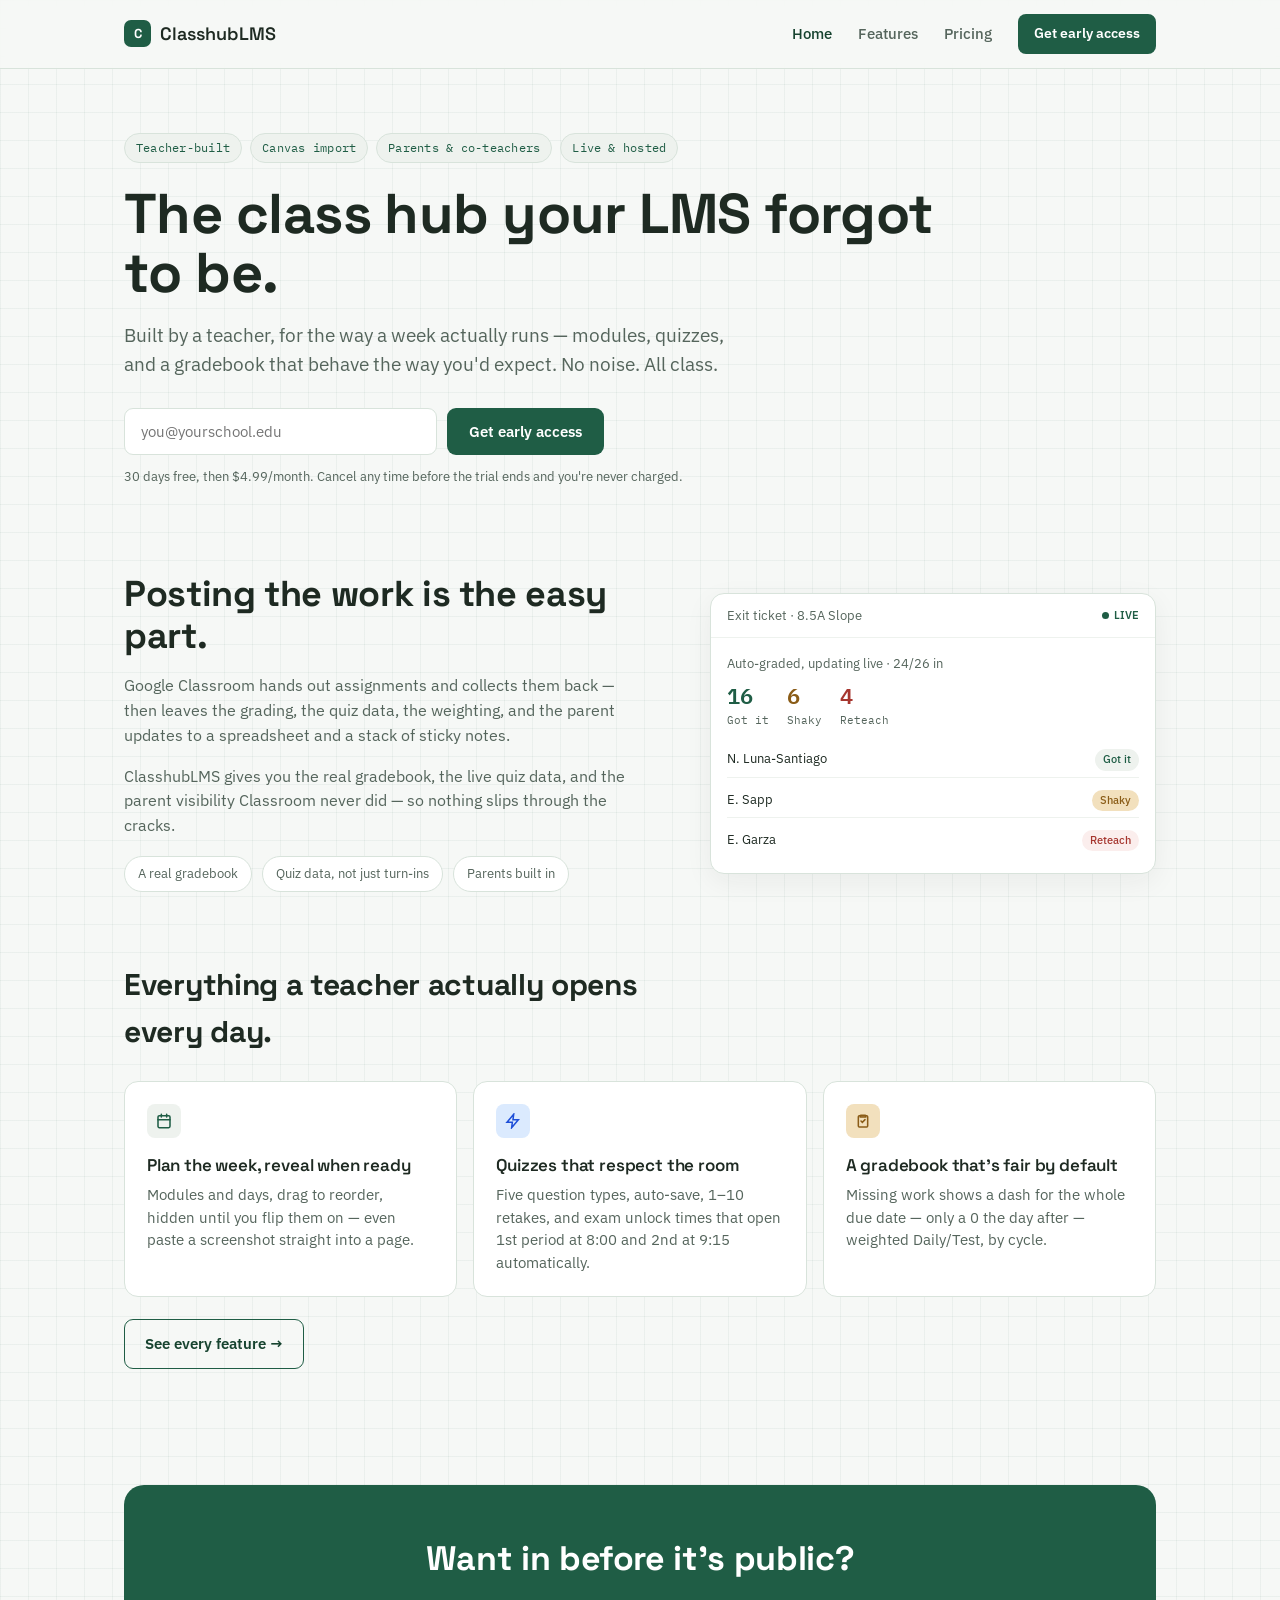
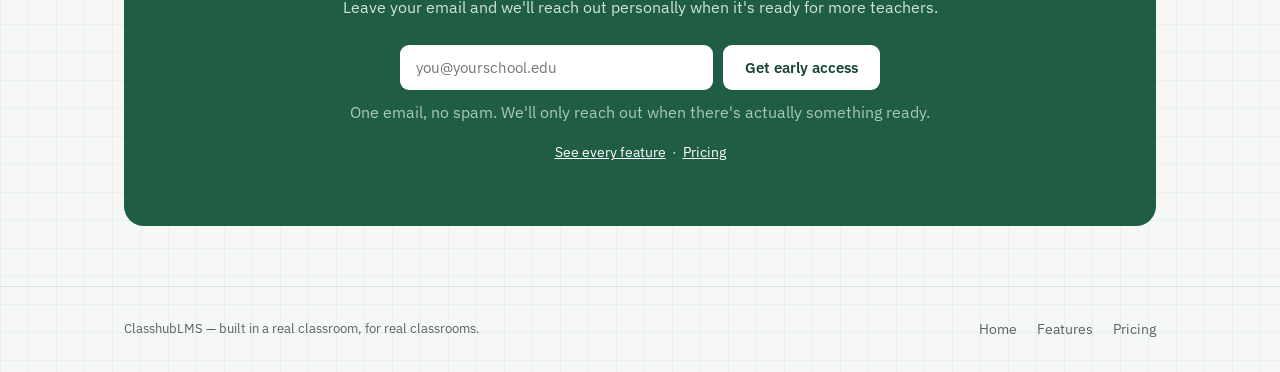
<file: index.html>
<!DOCTYPE html>
<html lang="en">
<head>
<meta charset="UTF-8" />
<meta name="viewport" content="width=device-width, initial-scale=1.0" />
<title>ClasshubLMS — the class hub your LMS forgot to be</title>
<link rel="preconnect" href="https://fonts.googleapis.com">
<link href="https://fonts.googleapis.com/css2?family=Space+Grotesk:wght@500;600;700&family=IBM+Plex+Sans:wght@400;500;600&family=IBM+Plex+Mono:wght@500;600&display=swap" rel="stylesheet">
<link rel="stylesheet" href="styles.css">
<style>
  .hero { padding: 64px 0 24px; }
  .hero h1 { font-size: clamp(36px, 5.4vw, 56px); line-height: 1.05; font-weight: 700; max-width: 820px; }
  .hero h1 em { font-style: normal; color: var(--brand-600); }
  .hero p.sub { font-size: 18.5px; color: var(--ink-600); max-width: 600px; margin-top: 18px; }
  .hero .eyebrow-row { margin-bottom: 22px; }
  .hero form.signup { margin-top: 30px; max-width: 480px; }
  .hero .fine-print { font-size: 13px; color: var(--ink-600); margin-top: 12px; }

  .gap-section { padding: 50px 0; }
  .gap-grid { display: grid; grid-template-columns: 1.1fr 0.9fr; gap: 40px; align-items: center; }
  @media (max-width: 800px) { .gap-grid { grid-template-columns: 1fr; } }
  .gap-section h2 { font-size: clamp(26px, 3.4vw, 36px); font-weight: 700; line-height: 1.15; }
  .gap-section p.body-text { font-size: 16px; color: var(--ink-600); margin-top: 16px; max-width: 520px; }
  .gap-chips { display: flex; gap: 10px; flex-wrap: wrap; margin-top: 18px; }
  .gap-chip { font-size: 13px; padding: 7px 13px; border-radius: 999px; border: 1px solid var(--paper-200); background: white; color: var(--ink-600); }

  .highlight-grid { display: grid; grid-template-columns: repeat(3, 1fr); gap: 16px; margin-top: 26px; }
  @media (max-width: 800px) { .highlight-grid { grid-template-columns: 1fr; } }
  .highlight-card { background: white; border: 1px solid var(--paper-200); border-radius: 14px; padding: 22px; }
  .highlight-card .icon-badge { width: 34px; height: 34px; border-radius: 8px; display: flex; align-items: center; justify-content: center; margin-bottom: 14px; }
  .highlight-card h3 { font-size: 17px; font-weight: 600; margin-bottom: 6px; }
  .highlight-card p { font-size: 14.5px; color: var(--ink-600); margin: 0; }

  .exit-ticket { }
  .exit-ticket .stat-row { display: flex; gap: 18px; margin-top: 4px; }
  .exit-ticket .stat { font-family: var(--font-mono); }
  .exit-ticket .stat .n { font-size: 22px; font-weight: 600; }
  .exit-ticket .stat.got .n { color: var(--brand-600); }
  .exit-ticket .stat.shaky .n { color: var(--gold); }
  .exit-ticket .stat.reteach .n { color: var(--red-pen); }
  .exit-ticket .stat .l { font-size: 11px; color: var(--ink-600); }
  .live-dot { display: inline-flex; align-items: center; gap: 5px; color: var(--brand-600); font-size: 11px; font-weight: 600; }
  .live-dot .dot { width: 7px; height: 7px; border-radius: 999px; background: var(--brand-600); animation: pulse 1.6s ease-in-out infinite; }
  @keyframes pulse { 0%,100% { opacity: 1; } 50% { opacity: 0.35; } }
  .roster-mini { margin-top: 14px; display: flex; flex-direction: column; gap: 6px; }
  .roster-mini .row { display: flex; justify-content: space-between; font-size: 13px; padding: 6px 0; border-bottom: 1px solid var(--paper-100); }
  .roster-mini .row:last-child { border-bottom: none; }
  .roster-mini .tag { font-size: 11px; padding: 2px 8px; border-radius: 999px; font-weight: 500; }
  .tag.got { background: var(--paper-100); color: var(--brand-600); }
  .tag.shaky { background: var(--gold-bg); color: var(--gold); }
  .tag.reteach { background: var(--red-pen-bg); color: var(--red-pen); }

  .final-cta { background: var(--brand-600); border-radius: 20px; padding: 48px 44px; margin: 60px 0 20px; color: white; text-align: center; }
  .final-cta h2 { font-size: clamp(26px, 3.6vw, 34px); font-weight: 700; }
  .final-cta p { color: #d1e5db; margin-top: 10px; font-size: 15.5px; }
  .final-cta form.signup { margin: 26px auto 0; justify-content: center; max-width: 480px; }
  .final-cta form.signup input[type="email"] { border: none; }
  .final-cta form.signup button { background: white; color: var(--brand-700); }
  .final-cta form.signup button:hover { background: var(--paper-100); }
  .final-cta .fine-print { color: #a9c9bb; }
  .final-cta .page-links { margin-top: 18px; font-size: 14px; }
  .final-cta .page-links a { color: white; text-decoration: underline; }
</style>
</head>
<body>
  <nav class="site-nav">
    <div class="wrap">
      <a href="index.html" class="brand-mark"><span class="badge">C</span>ClasshubLMS</a>
      <div class="nav-links">
        <a href="index.html" class="current">Home</a>
        <a href="features.html">Features</a>
        <a href="pricing.html">Pricing</a>
        <a href="#signup" class="nav-cta">Get early access</a>
      </div>
    </div>
  </nav>

  <div class="wrap">
    <section class="hero">
      <span class="eyebrow-row">
        <span class="eyebrow-chip">Teacher-built</span>
        <span class="eyebrow-chip">Canvas import</span>
        <span class="eyebrow-chip">Parents &amp; co-teachers</span>
        <span class="eyebrow-chip">Live &amp; hosted</span>
      </span>
      <h1>The class hub your LMS forgot to be.</h1>
      <p class="sub">Built by a teacher, for the way a week actually runs — modules, quizzes, and a gradebook that behave the way you'd expect. No noise. All class.</p>
      <form class="signup" id="signup" action="https://formspree.io/f/xjgnjnvd" method="POST">
        <input type="email" name="email" placeholder="you@yourschool.edu" required />
        <button type="submit">Get early access</button>
      </form>
      <p class="fine-print">30 days free, then $4.99/month. Cancel any time before the trial ends and you're never charged.</p>
    </section>

    <section class="gap-section">
      <div class="gap-grid">
        <div>
          <h2>Posting the work is the easy part.</h2>
          <p class="body-text">Google Classroom hands out assignments and collects them back — then leaves the grading, the quiz data, the weighting, and the parent updates to a spreadsheet and a stack of sticky notes.</p>
          <p class="body-text">ClasshubLMS gives you the real gradebook, the live quiz data, and the parent visibility Classroom never did — so nothing slips through the cracks.</p>
          <div class="gap-chips">
            <span class="gap-chip">A real gradebook</span>
            <span class="gap-chip">Quiz data, not just turn-ins</span>
            <span class="gap-chip">Parents built in</span>
          </div>
        </div>
        <div class="mock-card">
          <div class="mock-head"><span>Exit ticket · 8.5A Slope</span><span class="live-dot"><span class="dot"></span>LIVE</span></div>
          <div class="mock-body exit-ticket">
            <p style="font-size:13px;color:var(--ink-600);margin:0 0 4px;">Auto-graded, updating live · 24/26 in</p>
            <div class="stat-row">
              <div class="stat got"><div class="n">16</div><div class="l">Got it</div></div>
              <div class="stat shaky"><div class="n">6</div><div class="l">Shaky</div></div>
              <div class="stat reteach"><div class="n">4</div><div class="l">Reteach</div></div>
            </div>
            <div class="roster-mini">
              <div class="row"><span>N. Luna-Santiago</span><span class="tag got">Got it</span></div>
              <div class="row"><span>E. Sapp</span><span class="tag shaky">Shaky</span></div>
              <div class="row"><span>E. Garza</span><span class="tag reteach">Reteach</span></div>
            </div>
          </div>
        </div>
      </div>
    </section>

    <section style="padding: 20px 0 40px;">
      <h2 style="font-size: clamp(24px, 3vw, 30px); font-weight: 700; max-width: 560px;">Everything a teacher actually opens every day.</h2>
      <div class="highlight-grid">
        <div class="highlight-card">
          <div class="icon-badge" style="background: var(--paper-100); color: var(--brand-600);">
            <svg width="16" height="16" viewBox="0 0 24 24" fill="none" stroke="currentColor" stroke-width="2.3" stroke-linecap="round"><rect x="3" y="4" width="18" height="18" rx="2"/><path d="M3 10h18M8 2v4M16 2v4"/></svg>
          </div>
          <h3>Plan the week, reveal when ready</h3>
          <p>Modules and days, drag to reorder, hidden until you flip them on — even paste a screenshot straight into a page.</p>
        </div>
        <div class="highlight-card">
          <div class="icon-badge" style="background: #dbeafe; color: #1d4ed8;">
            <svg width="16" height="16" viewBox="0 0 24 24" fill="none" stroke="currentColor" stroke-width="2.3" stroke-linecap="round"><path d="M13 2 3 14h8l-1 8 10-12h-8z"/></svg>
          </div>
          <h3>Quizzes that respect the room</h3>
          <p>Five question types, auto-save, 1–10 retakes, and exam unlock times that open 1st period at 8:00 and 2nd at 9:15 automatically.</p>
        </div>
        <div class="highlight-card">
          <div class="icon-badge" style="background: var(--gold-bg); color: var(--gold);">
            <svg width="16" height="16" viewBox="0 0 24 24" fill="none" stroke="currentColor" stroke-width="2.3" stroke-linecap="round"><rect x="5" y="4" width="14" height="17" rx="1.5"/><path d="M9 3.5h6a1 1 0 0 1 1 1V6H8V4.5a1 1 0 0 1 1-1Z"/><path d="m9 12 2 2 4-4"/></svg>
          </div>
          <h3>A gradebook that's fair by default</h3>
          <p>Missing work shows a dash for the whole due date — only a 0 the day after — weighted Daily/Test, by cycle.</p>
        </div>
      </div>
      <p style="margin-top: 22px;"><a href="features.html" class="btn-outline">See every feature →</a></p>
    </section>

    <section class="final-cta" id="signup2">
      <h2>Want in before it's public?</h2>
      <p>Leave your email and we'll reach out personally when it's ready for more teachers.</p>
      <form class="signup" action="https://formspree.io/f/xjgnjnvd" method="POST">
        <input type="email" name="email" placeholder="you@yourschool.edu" required />
        <button type="submit">Get early access</button>
      </form>
      <p class="fine-print">One email, no spam. We'll only reach out when there's actually something ready.</p>
      <p class="page-links"><a href="features.html">See every feature</a> &nbsp;·&nbsp; <a href="pricing.html">Pricing</a></p>
    </section>
  </div>

  <footer class="site-footer">
    <div class="wrap">
      <span class="copy">ClasshubLMS — built in a real classroom, for real classrooms.</span>
      <div class="foot-links">
        <a href="index.html">Home</a>
        <a href="features.html">Features</a>
        <a href="pricing.html">Pricing</a>
      </div>
    </div>
  </footer>
</body>
</html>
</file>
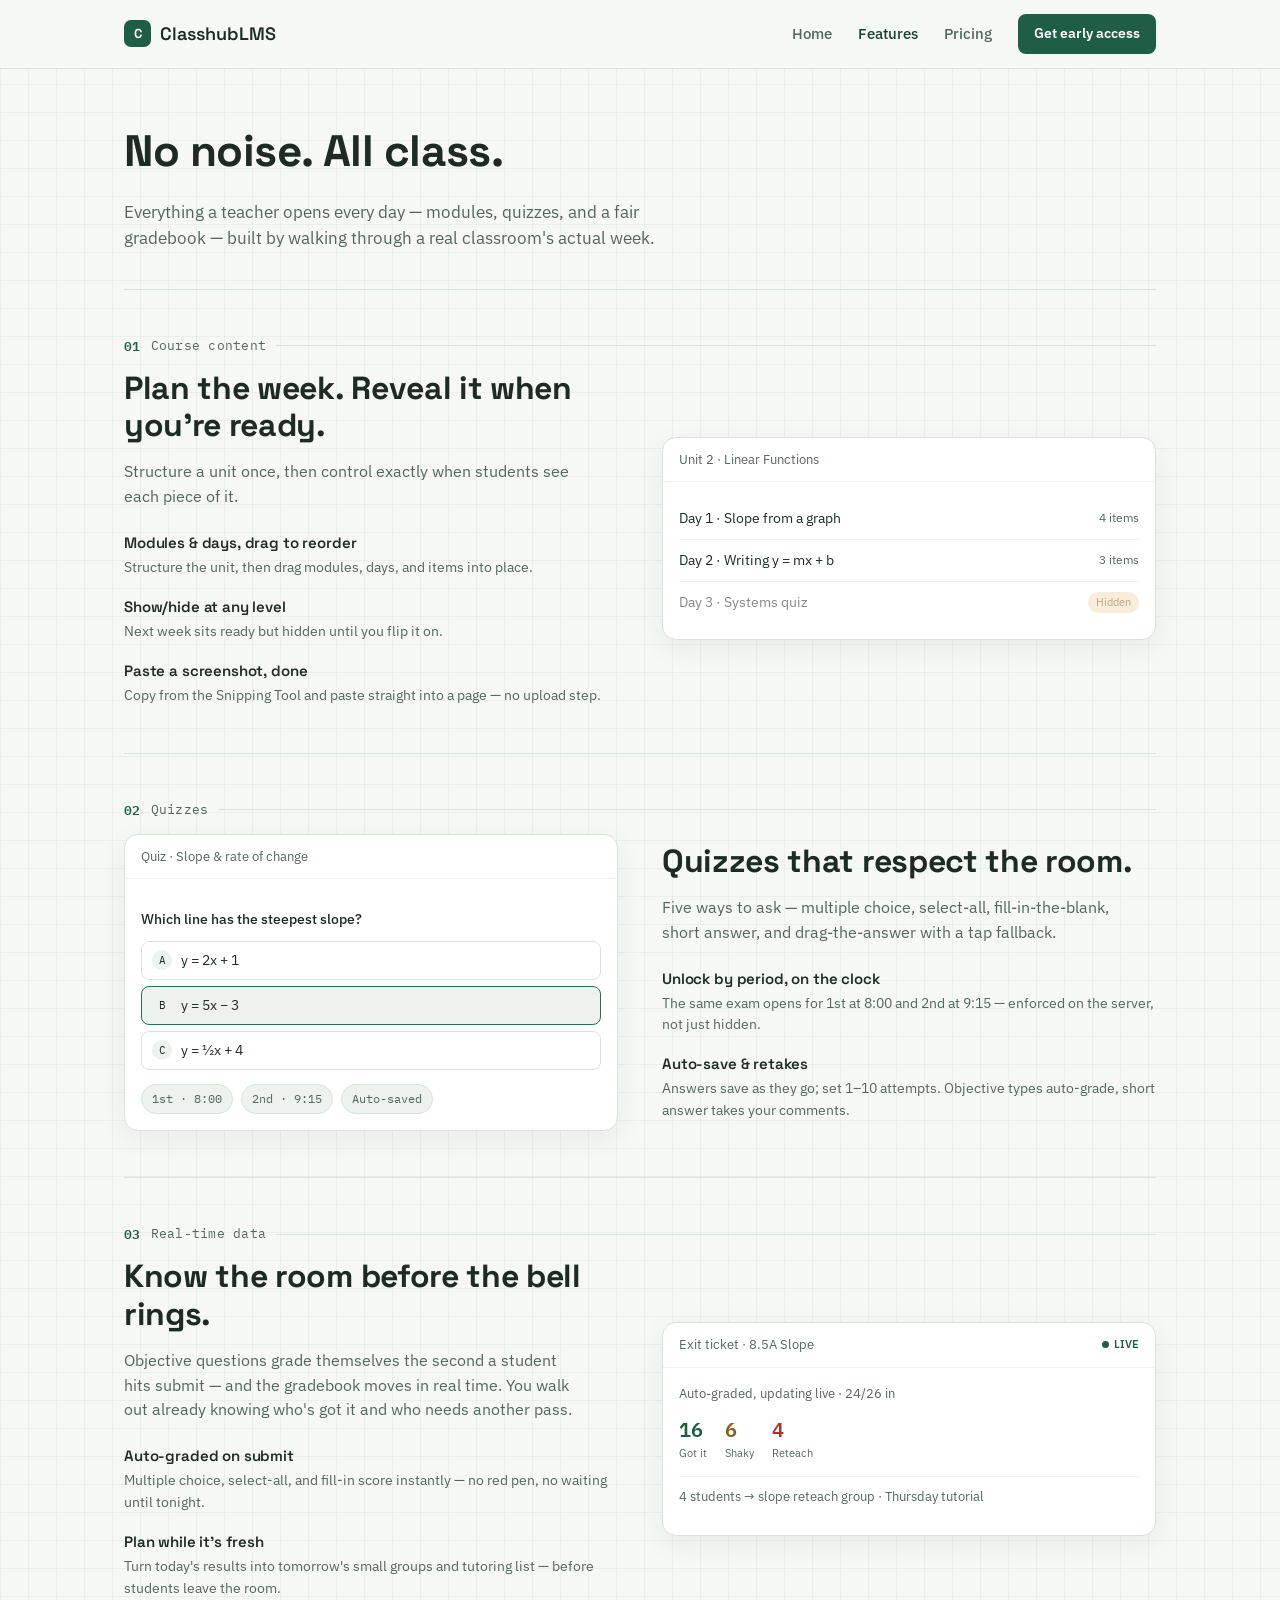
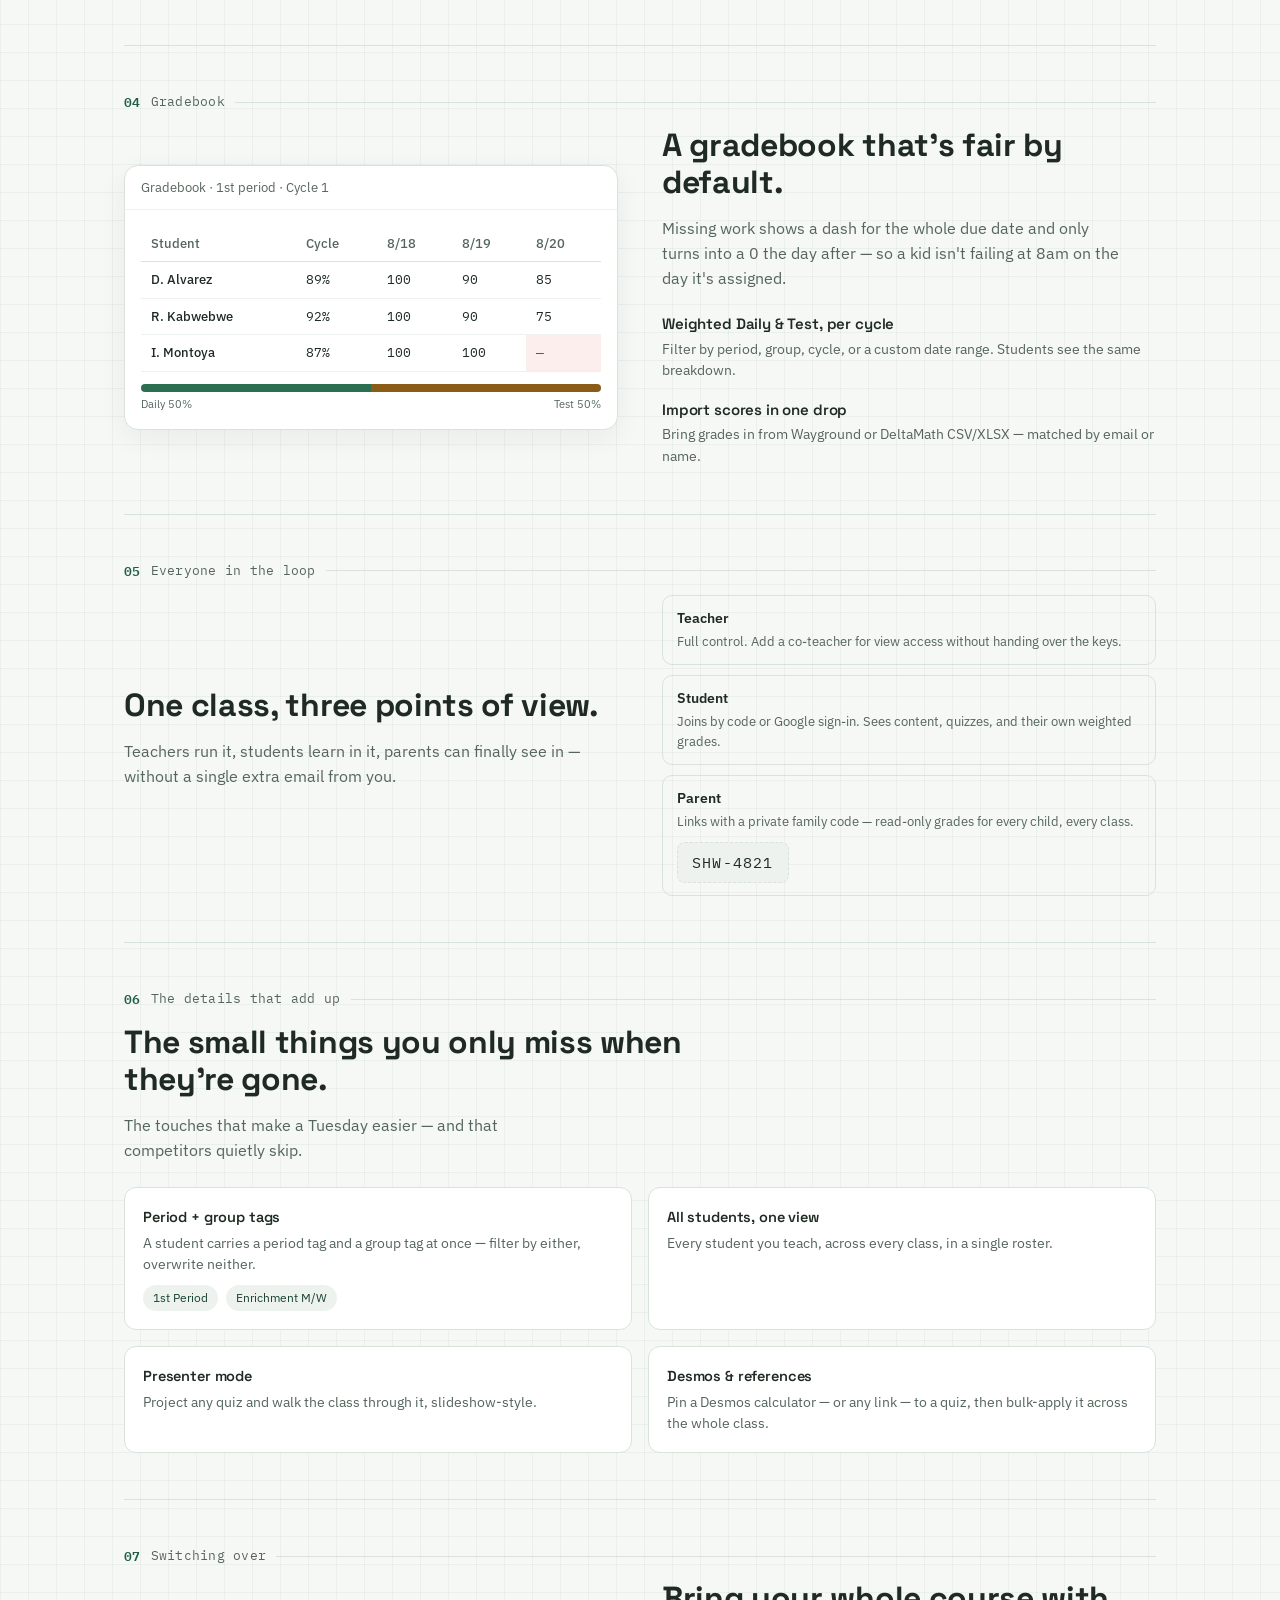
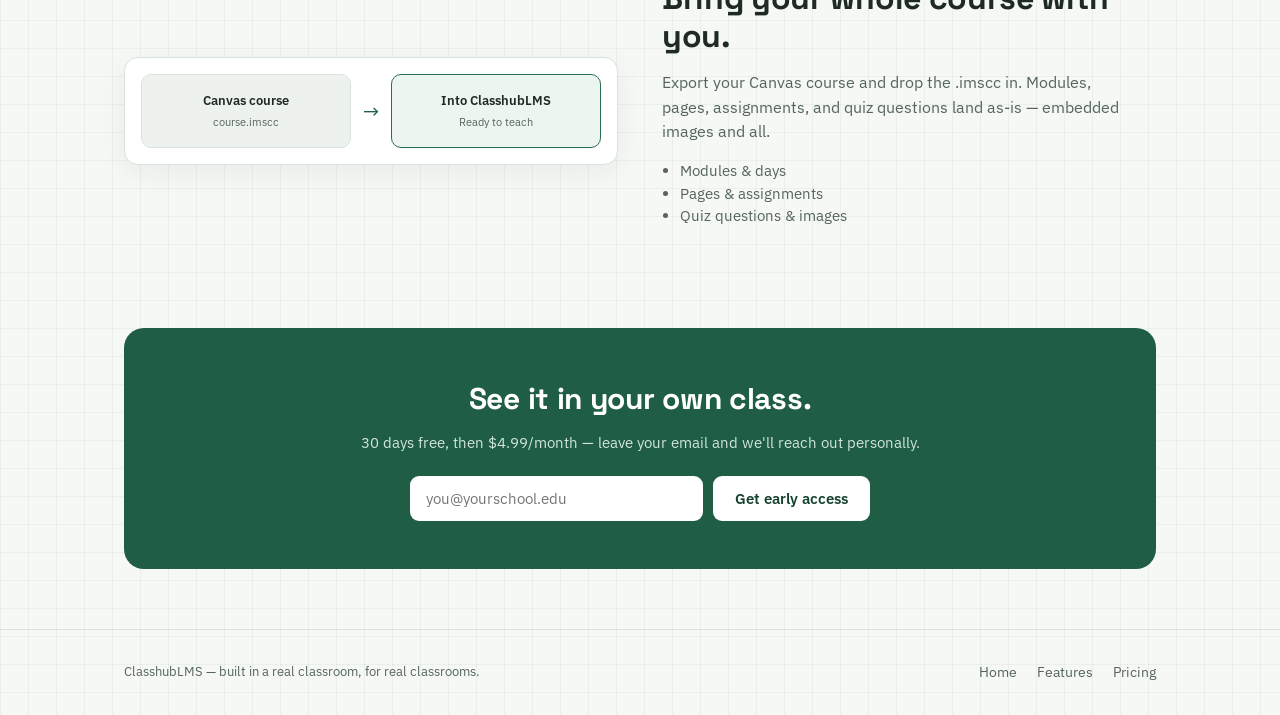
<file: features.html>
<!DOCTYPE html>
<html lang="en">
<head>
<meta charset="UTF-8" />
<meta name="viewport" content="width=device-width, initial-scale=1.0" />
<title>Features — ClasshubLMS</title>
<link rel="preconnect" href="https://fonts.googleapis.com">
<link href="https://fonts.googleapis.com/css2?family=Space+Grotesk:wght@500;600;700&family=IBM+Plex+Sans:wght@400;500;600&family=IBM+Plex+Mono:wght@500;600&display=swap" rel="stylesheet">
<link rel="stylesheet" href="styles.css">
<style>
  .page-hero { padding: 48px 0 20px; }
  .page-hero h1 { font-size: clamp(30px, 4.4vw, 44px); font-weight: 700; max-width: 700px; }
  .page-hero p.sub { font-size: 17px; color: var(--ink-600); max-width: 560px; margin-top: 14px; }

  .feature-section { padding: 46px 0; border-top: 1px solid var(--paper-200); }
  .feature-section:first-of-type { border-top: none; }
  .feature-grid { display: grid; grid-template-columns: 1fr 1fr; gap: 44px; align-items: center; }
  .feature-grid.reverse .text-col { order: 2; }
  .feature-grid.reverse .mock-col { order: 1; }
  @media (max-width: 820px) {
    .feature-grid, .feature-grid.reverse { grid-template-columns: 1fr; }
    .feature-grid.reverse .text-col, .feature-grid.reverse .mock-col { order: initial; }
  }
  .feature-section h2 { font-size: clamp(24px, 3.2vw, 32px); font-weight: 700; line-height: 1.18; max-width: 480px; }
  .feature-section p.lead { font-size: 16px; color: var(--ink-600); margin-top: 14px; max-width: 460px; }
  .sub-feature-list { margin-top: 22px; display: flex; flex-direction: column; gap: 16px; }
  .sub-feature-list .item h4 { font-size: 15px; font-weight: 600; margin-bottom: 3px; }
  .sub-feature-list .item p { font-size: 14px; color: var(--ink-600); margin: 0; }

  /* module/day mockup */
  .day-mock .day-row { display: flex; justify-content: space-between; align-items: center; padding: 10px 0; border-bottom: 1px solid var(--paper-100); font-size: 13.5px; }
  .day-mock .day-row:last-child { border-bottom: none; }
  .day-mock .day-row .count { color: var(--ink-600); font-size: 12px; }
  .day-mock .day-row.hidden-row { opacity: 0.55; }
  .day-mock .hidden-tag { font-size: 11px; padding: 2px 8px; border-radius: 999px; background: var(--gold-bg); color: var(--gold); }

  /* quiz mockup */
  .quiz-mock .q-text { font-size: 14px; font-weight: 500; margin-bottom: 10px; }
  .quiz-mock .opt { display: flex; align-items: center; gap: 9px; font-size: 13.5px; padding: 8px 10px; border: 1px solid var(--paper-200); border-radius: 8px; margin-bottom: 6px; }
  .quiz-mock .opt.correct { border-color: var(--brand-500); background: var(--paper-100); }
  .quiz-mock .letter { width: 20px; height: 20px; border-radius: 999px; background: var(--paper-100); display: flex; align-items: center; justify-content: center; font-size: 11px; font-family: var(--font-mono); flex-shrink: 0; }
  .schedule-chips { display: flex; gap: 8px; margin-top: 14px; flex-wrap: wrap; }
  .schedule-chip { font-family: var(--font-mono); font-size: 12px; background: var(--paper-100); border: 1px solid var(--paper-200); padding: 5px 10px; border-radius: 999px; color: var(--ink-600); }

  /* gradebook mockup */
  .gb-mock table { width: 100%; border-collapse: collapse; font-size: 12.5px; }
  .gb-mock th { text-align: left; padding: 8px 10px; color: var(--ink-600); font-weight: 500; border-bottom: 1px solid var(--paper-200); }
  .gb-mock td { padding: 8px 10px; border-bottom: 1px solid var(--paper-100); font-family: var(--font-mono); }
  .gb-mock td.name { font-family: var(--font-body); font-weight: 500; }
  .gb-mock .miss { color: var(--red-pen); background: var(--red-pen-bg); font-weight: 600; }
  .weight-bar { display: flex; height: 8px; border-radius: 999px; overflow: hidden; margin-top: 12px; }
  .weight-bar .daily { background: var(--brand-500); width: 50%; }
  .weight-bar .test { background: var(--gold); width: 50%; }
  .weight-labels { display: flex; justify-content: space-between; font-size: 11px; color: var(--ink-600); margin-top: 4px; }

  /* roles mockup */
  .role-cards { display: flex; flex-direction: column; gap: 10px; }
  .role-card { border: 1px solid var(--paper-200); border-radius: 10px; padding: 12px 14px; }
  .role-card .role-name { font-weight: 600; font-size: 13.5px; }
  .role-card p { font-size: 13px; color: var(--ink-600); margin: 3px 0 0; }
  .family-code-chip { font-family: var(--font-mono); font-size: 15px; letter-spacing: 0.08em; background: var(--paper-100); border: 1px dashed var(--paper-200); padding: 8px 14px; border-radius: 8px; display: inline-block; margin-top: 10px; }

  /* details grid */
  .details-grid { display: grid; grid-template-columns: repeat(2, 1fr); gap: 16px; margin-top: 24px; }
  @media (max-width: 700px) { .details-grid { grid-template-columns: 1fr; } }
  .detail-card { background: white; border: 1px solid var(--paper-200); border-radius: 12px; padding: 18px; }
  .detail-card h4 { font-size: 14.5px; font-weight: 600; margin-bottom: 5px; }
  .detail-card p { font-size: 13.5px; color: var(--ink-600); margin: 0; }
  .tag-pair { display: flex; gap: 8px; margin-top: 10px; }
  .tag-pair span { font-size: 11.5px; padding: 4px 10px; border-radius: 999px; background: var(--paper-100); color: var(--brand-700); }

  /* import mockup */
  .import-flow { display: flex; align-items: center; justify-content: space-between; gap: 12px; }
  .import-flow .box { flex: 1; text-align: center; border: 1px solid var(--paper-200); border-radius: 10px; padding: 16px 10px; background: var(--paper-100); }
  .import-flow .box.ready { background: #ecf5f0; border-color: var(--brand-500); }
  .import-flow .arrow { font-size: 20px; color: var(--brand-600); }
  .import-flow .box .label { font-size: 12.5px; font-weight: 600; }
  .import-flow .box .sub { font-size: 11px; color: var(--ink-600); margin-top: 3px; }

  .final-cta { background: var(--brand-600); border-radius: 20px; padding: 48px 44px; margin: 40px 0 20px; color: white; text-align: center; }
  .final-cta h2 { font-size: clamp(24px, 3.2vw, 30px); font-weight: 700; }
  .final-cta p { color: #d1e5db; margin-top: 8px; font-size: 15px; }
  .final-cta form.signup { margin: 22px auto 0; justify-content: center; max-width: 460px; }
  .final-cta form.signup input[type="email"] { border: none; }
  .final-cta form.signup button { background: white; color: var(--brand-700); }
</style>
</head>
<body>
  <nav class="site-nav">
    <div class="wrap">
      <a href="index.html" class="brand-mark"><span class="badge">C</span>ClasshubLMS</a>
      <div class="nav-links">
        <a href="index.html">Home</a>
        <a href="features.html" class="current">Features</a>
        <a href="pricing.html">Pricing</a>
        <a href="index.html#signup" class="nav-cta">Get early access</a>
      </div>
    </div>
  </nav>

  <div class="wrap">
    <section class="page-hero">
      <h1>No noise. All class.</h1>
      <p class="sub">Everything a teacher opens every day — modules, quizzes, and a fair gradebook — built by walking through a real classroom's actual week.</p>
    </section>

    <section class="feature-section">
      <div class="section-kicker"><span class="num">01</span> Course content</div>
      <div class="feature-grid">
        <div class="text-col">
          <h2>Plan the week. Reveal it when you're ready.</h2>
          <p class="lead">Structure a unit once, then control exactly when students see each piece of it.</p>
          <div class="sub-feature-list">
            <div class="item"><h4>Modules &amp; days, drag to reorder</h4><p>Structure the unit, then drag modules, days, and items into place.</p></div>
            <div class="item"><h4>Show/hide at any level</h4><p>Next week sits ready but hidden until you flip it on.</p></div>
            <div class="item"><h4>Paste a screenshot, done</h4><p>Copy from the Snipping Tool and paste straight into a page — no upload step.</p></div>
          </div>
        </div>
        <div class="mock-col mock-card day-mock">
          <div class="mock-head"><span>Unit 2 · Linear Functions</span></div>
          <div class="mock-body">
            <div class="day-row"><span>Day 1 · Slope from a graph</span><span class="count">4 items</span></div>
            <div class="day-row"><span>Day 2 · Writing y = mx + b</span><span class="count">3 items</span></div>
            <div class="day-row hidden-row"><span>Day 3 · Systems quiz</span><span class="hidden-tag">Hidden</span></div>
          </div>
        </div>
      </div>
    </section>

    <section class="feature-section">
      <div class="section-kicker"><span class="num">02</span> Quizzes</div>
      <div class="feature-grid reverse">
        <div class="text-col">
          <h2>Quizzes that respect the room.</h2>
          <p class="lead">Five ways to ask — multiple choice, select-all, fill-in-the-blank, short answer, and drag-the-answer with a tap fallback.</p>
          <div class="sub-feature-list">
            <div class="item"><h4>Unlock by period, on the clock</h4><p>The same exam opens for 1st at 8:00 and 2nd at 9:15 — enforced on the server, not just hidden.</p></div>
            <div class="item"><h4>Auto-save &amp; retakes</h4><p>Answers save as they go; set 1–10 attempts. Objective types auto-grade, short answer takes your comments.</p></div>
          </div>
        </div>
        <div class="mock-col mock-card quiz-mock">
          <div class="mock-head"><span>Quiz · Slope &amp; rate of change</span></div>
          <div class="mock-body">
            <p class="q-text">Which line has the steepest slope?</p>
            <div class="opt"><span class="letter">A</span> y = 2x + 1</div>
            <div class="opt correct"><span class="letter">B</span> y = 5x − 3</div>
            <div class="opt"><span class="letter">C</span> y = ½x + 4</div>
            <div class="schedule-chips">
              <span class="schedule-chip">1st · 8:00</span>
              <span class="schedule-chip">2nd · 9:15</span>
              <span class="schedule-chip">Auto-saved</span>
            </div>
          </div>
        </div>
      </div>
    </section>

    <section class="feature-section">
      <div class="section-kicker"><span class="num">03</span> Real-time data</div>
      <div class="feature-grid">
        <div class="text-col">
          <h2>Know the room before the bell rings.</h2>
          <p class="lead">Objective questions grade themselves the second a student hits submit — and the gradebook moves in real time. You walk out already knowing who's got it and who needs another pass.</p>
          <div class="sub-feature-list">
            <div class="item"><h4>Auto-graded on submit</h4><p>Multiple choice, select-all, and fill-in score instantly — no red pen, no waiting until tonight.</p></div>
            <div class="item"><h4>Plan while it's fresh</h4><p>Turn today's results into tomorrow's small groups and tutoring list — before students leave the room.</p></div>
          </div>
        </div>
        <div class="mock-col mock-card exit-ticket">
          <div class="mock-head"><span>Exit ticket · 8.5A Slope</span><span class="live-dot" style="display:inline-flex;align-items:center;gap:5px;color:var(--brand-600);font-size:11px;font-weight:600;"><span style="width:7px;height:7px;border-radius:999px;background:var(--brand-600);"></span>LIVE</span></div>
          <div class="mock-body">
            <p style="font-size:13px;color:var(--ink-600);margin:0 0 10px;">Auto-graded, updating live · 24/26 in</p>
            <div style="display:flex;gap:18px;">
              <div><div style="font-family:var(--font-mono);font-size:20px;font-weight:600;color:var(--brand-600);">16</div><div style="font-size:11px;color:var(--ink-600);">Got it</div></div>
              <div><div style="font-family:var(--font-mono);font-size:20px;font-weight:600;color:var(--gold);">6</div><div style="font-size:11px;color:var(--ink-600);">Shaky</div></div>
              <div><div style="font-family:var(--font-mono);font-size:20px;font-weight:600;color:var(--red-pen);">4</div><div style="font-size:11px;color:var(--ink-600);">Reteach</div></div>
            </div>
            <p style="font-size:12.5px;color:var(--ink-600);margin-top:14px;border-top:1px solid var(--paper-100);padding-top:10px;">4 students → slope reteach group · Thursday tutorial</p>
          </div>
        </div>
      </div>
    </section>

    <section class="feature-section">
      <div class="section-kicker"><span class="num">04</span> Gradebook</div>
      <div class="feature-grid reverse">
        <div class="text-col">
          <h2>A gradebook that's fair by default.</h2>
          <p class="lead">Missing work shows a dash for the whole due date and only turns into a 0 the day after — so a kid isn't failing at 8am on the day it's assigned.</p>
          <div class="sub-feature-list">
            <div class="item"><h4>Weighted Daily &amp; Test, per cycle</h4><p>Filter by period, group, cycle, or a custom date range. Students see the same breakdown.</p></div>
            <div class="item"><h4>Import scores in one drop</h4><p>Bring grades in from Wayground or DeltaMath CSV/XLSX — matched by email or name.</p></div>
          </div>
        </div>
        <div class="mock-col mock-card gb-mock">
          <div class="mock-head"><span>Gradebook · 1st period · Cycle 1</span></div>
          <div class="mock-body">
            <table>
              <thead><tr><th>Student</th><th>Cycle</th><th>8/18</th><th>8/19</th><th>8/20</th></tr></thead>
              <tbody>
                <tr><td class="name">D. Alvarez</td><td>89%</td><td>100</td><td>90</td><td>85</td></tr>
                <tr><td class="name">R. Kabwebwe</td><td>92%</td><td>100</td><td>90</td><td>75</td></tr>
                <tr><td class="name">I. Montoya</td><td>87%</td><td>100</td><td>100</td><td class="miss">—</td></tr>
              </tbody>
            </table>
            <div class="weight-bar"><div class="daily"></div><div class="test"></div></div>
            <div class="weight-labels"><span>Daily 50%</span><span>Test 50%</span></div>
          </div>
        </div>
      </div>
    </section>

    <section class="feature-section">
      <div class="section-kicker"><span class="num">05</span> Everyone in the loop</div>
      <div class="feature-grid">
        <div class="text-col">
          <h2>One class, three points of view.</h2>
          <p class="lead">Teachers run it, students learn in it, parents can finally see in — without a single extra email from you.</p>
        </div>
        <div class="mock-col role-cards">
          <div class="role-card"><div class="role-name">Teacher</div><p>Full control. Add a co-teacher for view access without handing over the keys.</p></div>
          <div class="role-card"><div class="role-name">Student</div><p>Joins by code or Google sign-in. Sees content, quizzes, and their own weighted grades.</p></div>
          <div class="role-card"><div class="role-name">Parent</div><p>Links with a private family code — read-only grades for every child, every class.</p>
            <span class="family-code-chip">SHW-4821</span>
          </div>
        </div>
      </div>
    </section>

    <section class="feature-section">
      <div class="section-kicker"><span class="num">06</span> The details that add up</div>
      <h2 style="max-width:560px;">The small things you only miss when they're gone.</h2>
      <p class="lead">The touches that make a Tuesday easier — and that competitors quietly skip.</p>
      <div class="details-grid">
        <div class="detail-card">
          <h4>Period + group tags</h4>
          <p>A student carries a period tag and a group tag at once — filter by either, overwrite neither.</p>
          <div class="tag-pair"><span>1st Period</span><span>Enrichment M/W</span></div>
        </div>
        <div class="detail-card">
          <h4>All students, one view</h4>
          <p>Every student you teach, across every class, in a single roster.</p>
        </div>
        <div class="detail-card">
          <h4>Presenter mode</h4>
          <p>Project any quiz and walk the class through it, slideshow-style.</p>
        </div>
        <div class="detail-card">
          <h4>Desmos &amp; references</h4>
          <p>Pin a Desmos calculator — or any link — to a quiz, then bulk-apply it across the whole class.</p>
        </div>
      </div>
    </section>

    <section class="feature-section">
      <div class="section-kicker"><span class="num">07</span> Switching over</div>
      <div class="feature-grid reverse">
        <div class="text-col">
          <h2>Bring your whole course with you.</h2>
          <p class="lead">Export your Canvas course and drop the .imscc in. Modules, pages, assignments, and quiz questions land as-is — embedded images and all.</p>
          <ul style="font-size: 14.5px; color: var(--ink-600); padding-left: 18px; margin-top: 14px;">
            <li>Modules &amp; days</li>
            <li>Pages &amp; assignments</li>
            <li>Quiz questions &amp; images</li>
          </ul>
        </div>
        <div class="mock-col mock-card">
          <div class="mock-body import-flow">
            <div class="box"><div class="label">Canvas course</div><div class="sub">course.imscc</div></div>
            <div class="arrow">→</div>
            <div class="box ready"><div class="label">Into ClasshubLMS</div><div class="sub">Ready to teach</div></div>
          </div>
        </div>
      </div>
    </section>

    <section class="final-cta" id="signup">
      <h2>See it in your own class.</h2>
      <p>30 days free, then $4.99/month — leave your email and we'll reach out personally.</p>
      <form class="signup" action="https://formspree.io/f/xjgnjnvd" method="POST">
        <input type="email" name="email" placeholder="you@yourschool.edu" required />
        <button type="submit">Get early access</button>
      </form>
    </section>
  </div>

  <footer class="site-footer">
    <div class="wrap">
      <span class="copy">ClasshubLMS — built in a real classroom, for real classrooms.</span>
      <div class="foot-links">
        <a href="index.html">Home</a>
        <a href="features.html">Features</a>
        <a href="pricing.html">Pricing</a>
      </div>
    </div>
  </footer>
</body>
</html>
</file>
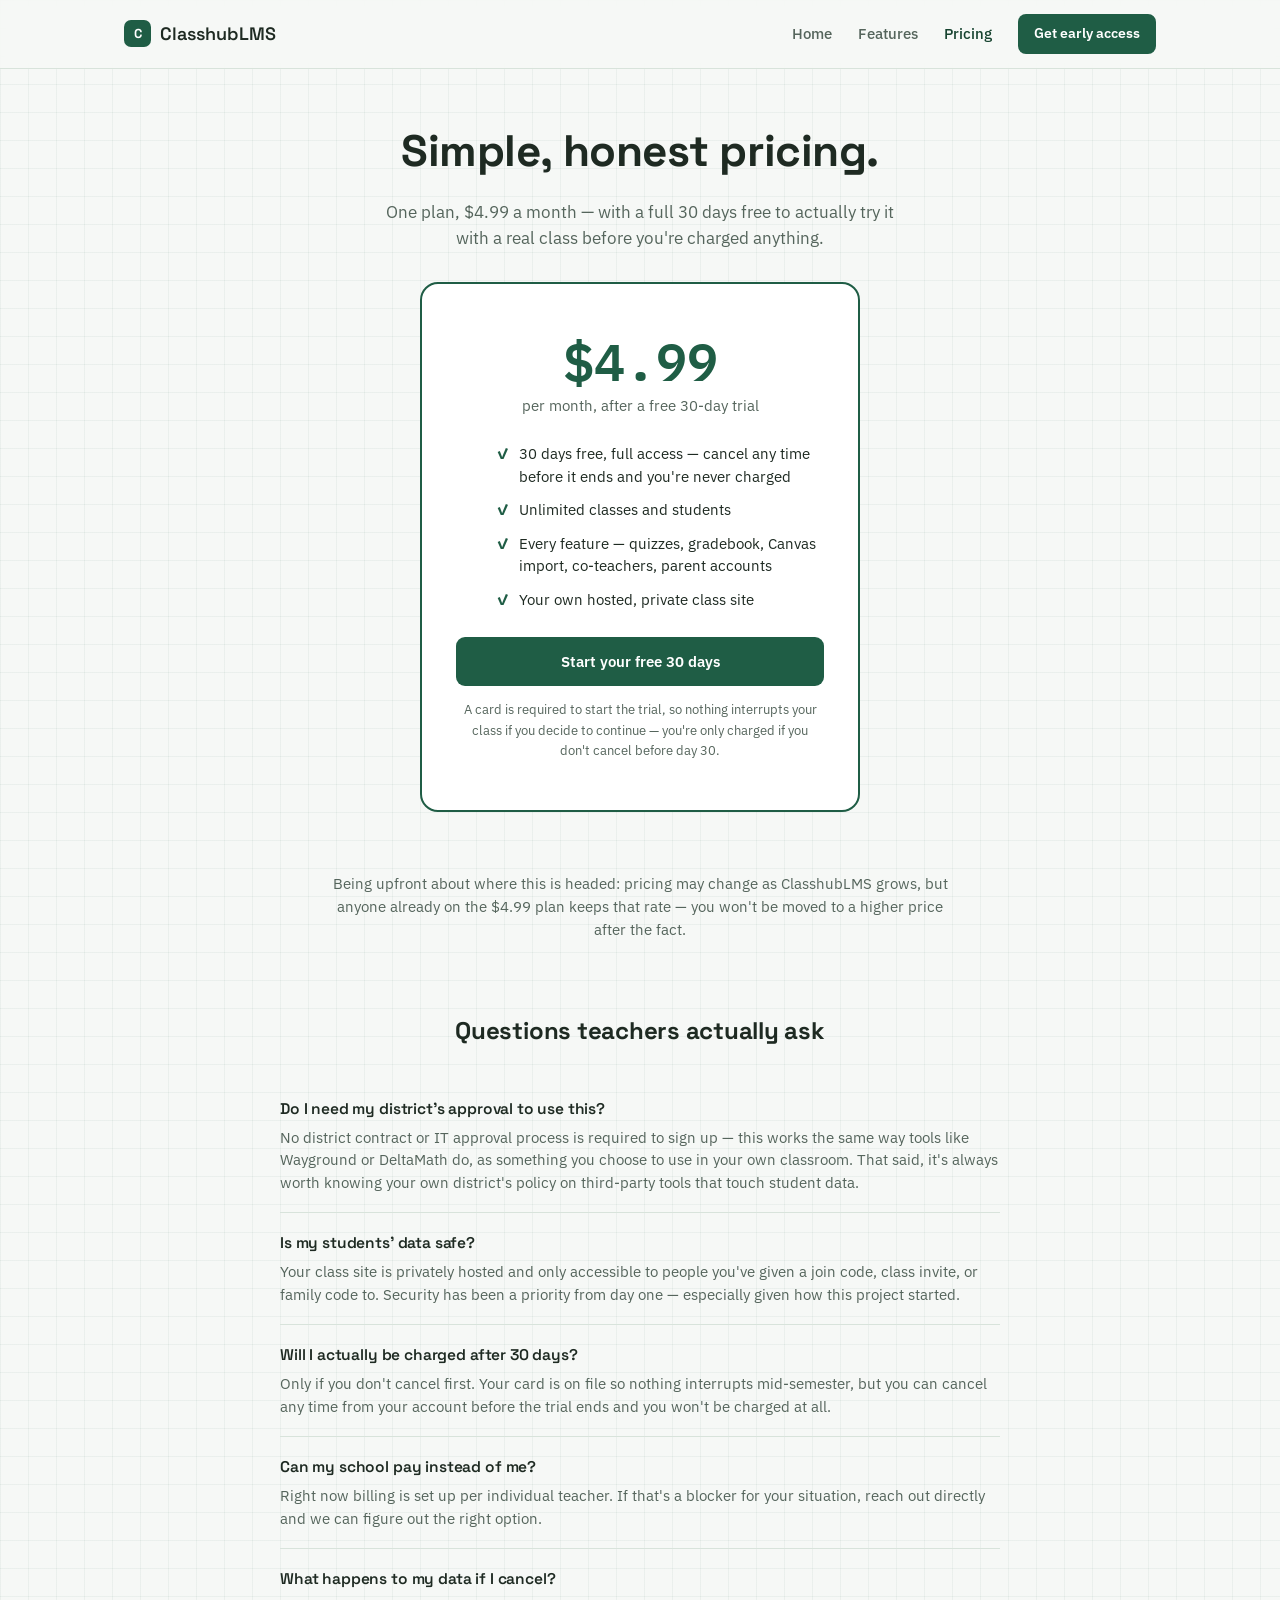
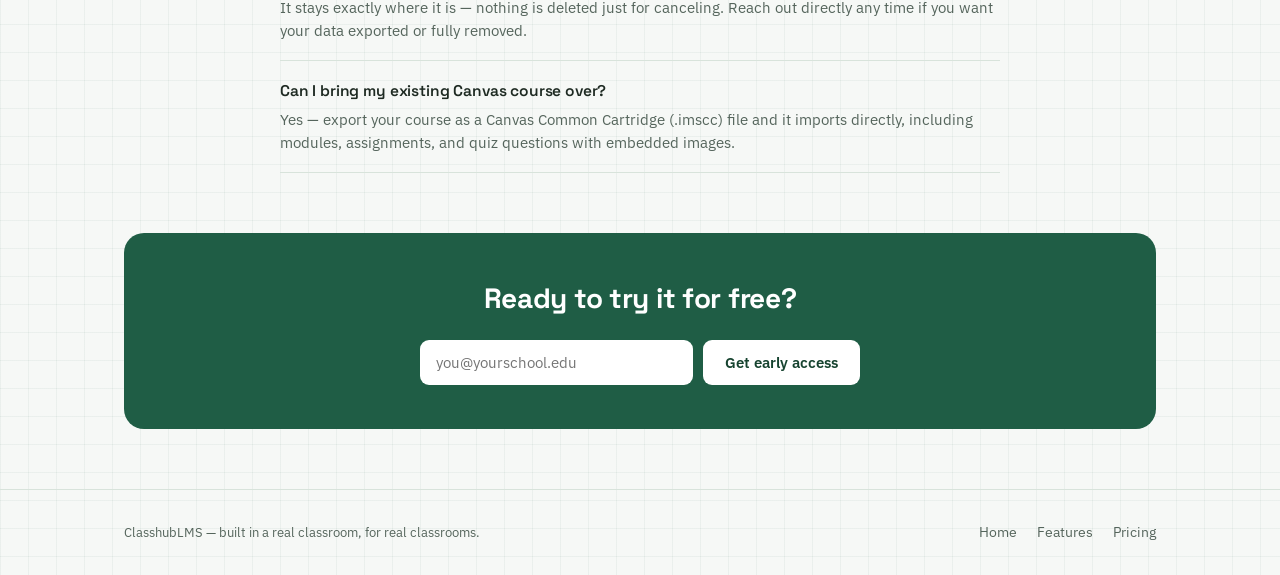
<file: pricing.html>
<!DOCTYPE html>
<html lang="en">
<head>
<meta charset="UTF-8" />
<meta name="viewport" content="width=device-width, initial-scale=1.0" />
<title>Pricing — ClasshubLMS</title>
<link rel="preconnect" href="https://fonts.googleapis.com">
<link href="https://fonts.googleapis.com/css2?family=Space+Grotesk:wght@500;600;700&family=IBM+Plex+Sans:wght@400;500;600&family=IBM+Plex+Mono:wght@500;600&display=swap" rel="stylesheet">
<link rel="stylesheet" href="styles.css">
<style>
  .page-hero { padding: 48px 0 30px; text-align: center; }
  .page-hero h1 { font-size: clamp(30px, 4.4vw, 44px); font-weight: 700; }
  .page-hero p.sub { font-size: 17px; color: var(--ink-600); max-width: 520px; margin: 14px auto 0; }

  .price-card {
    max-width: 440px; margin: 0 auto 60px; background: white; border: 2px solid var(--brand-600);
    border-radius: 18px; padding: 36px 34px; text-align: center;
  }
  .price-card .amount { font-family: var(--font-mono); font-size: 52px; font-weight: 600; color: var(--brand-600); }
  .price-card .period { font-size: 15px; color: var(--ink-600); margin-top: -6px; }
  .price-card .feature-list { text-align: left; margin: 26px 0; display: flex; flex-direction: column; gap: 11px; }
  .price-card .feature-list li { list-style: none; font-size: 14.5px; display: flex; align-items: start; gap: 9px; }
  .price-card .feature-list li::before { content: "✓"; color: var(--brand-600); font-weight: 700; flex-shrink: 0; }
  .price-card .btn-primary { width: 100%; text-align: center; }
  .price-card .fine-print { font-size: 13px; color: var(--ink-600); margin-top: 14px; }

  .honesty-note { max-width: 620px; margin: 0 auto 70px; text-align: center; }
  .honesty-note p { font-size: 15px; color: var(--ink-600); }

  .faq-section { max-width: 720px; margin: 0 auto 60px; }
  .faq-section h2 { font-size: 24px; font-weight: 700; text-align: center; margin-bottom: 30px; }
  .faq-item { border-bottom: 1px solid var(--paper-200); padding: 18px 0; }
  .faq-item h3 { font-size: 15.5px; font-weight: 600; margin-bottom: 6px; }
  .faq-item p { font-size: 14.5px; color: var(--ink-600); margin: 0; }

  .final-cta { background: var(--brand-600); border-radius: 20px; padding: 44px; margin: 20px 0 40px; color: white; text-align: center; }
  .final-cta h2 { font-size: clamp(22px, 3vw, 28px); font-weight: 700; }
  .final-cta form.signup { margin: 20px auto 0; justify-content: center; max-width: 440px; }
  .final-cta form.signup input[type="email"] { border: none; }
  .final-cta form.signup button { background: white; color: var(--brand-700); }
</style>
</head>
<body>
  <nav class="site-nav">
    <div class="wrap">
      <a href="index.html" class="brand-mark"><span class="badge">C</span>ClasshubLMS</a>
      <div class="nav-links">
        <a href="index.html">Home</a>
        <a href="features.html">Features</a>
        <a href="pricing.html" class="current">Pricing</a>
        <a href="index.html#signup" class="nav-cta">Get early access</a>
      </div>
    </div>
  </nav>

  <div class="wrap">
    <section class="page-hero">
      <h1>Simple, honest pricing.</h1>
      <p class="sub">One plan, $4.99 a month — with a full 30 days free to actually try it with a real class before you're charged anything.</p>
    </section>

    <div class="price-card">
      <div class="amount">$4.99</div>
      <div class="period">per month, after a free 30-day trial</div>
      <ul class="feature-list">
        <li>30 days free, full access — cancel any time before it ends and you're never charged</li>
        <li>Unlimited classes and students</li>
        <li>Every feature — quizzes, gradebook, Canvas import, co-teachers, parent accounts</li>
        <li>Your own hosted, private class site</li>
      </ul>
      <a href="index.html#signup" class="btn-primary">Start your free 30 days</a>
      <p class="fine-print">A card is required to start the trial, so nothing interrupts your class if you decide to continue — you're only charged if you don't cancel before day 30.</p>
    </div>

    <div class="honesty-note">
      <p>Being upfront about where this is headed: pricing may change as ClasshubLMS grows, but anyone already on the $4.99 plan keeps that rate — you won't be moved to a higher price after the fact.</p>
    </div>

    <section class="faq-section">
      <h2>Questions teachers actually ask</h2>
      <div class="faq-item">
        <h3>Do I need my district's approval to use this?</h3>
        <p>No district contract or IT approval process is required to sign up — this works the same way tools like Wayground or DeltaMath do, as something you choose to use in your own classroom. That said, it's always worth knowing your own district's policy on third-party tools that touch student data.</p>
      </div>
      <div class="faq-item">
        <h3>Is my students' data safe?</h3>
        <p>Your class site is privately hosted and only accessible to people you've given a join code, class invite, or family code to. Security has been a priority from day one — especially given how this project started.</p>
      </div>
      <div class="faq-item">
        <h3>Will I actually be charged after 30 days?</h3>
        <p>Only if you don't cancel first. Your card is on file so nothing interrupts mid-semester, but you can cancel any time from your account before the trial ends and you won't be charged at all.</p>
      </div>
      <div class="faq-item">
        <h3>Can my school pay instead of me?</h3>
        <p>Right now billing is set up per individual teacher. If that's a blocker for your situation, reach out directly and we can figure out the right option.</p>
      </div>
      <div class="faq-item">
        <h3>What happens to my data if I cancel?</h3>
        <p>It stays exactly where it is — nothing is deleted just for canceling. Reach out directly any time if you want your data exported or fully removed.</p>
      </div>
      <div class="faq-item">
        <h3>Can I bring my existing Canvas course over?</h3>
        <p>Yes — export your course as a Canvas Common Cartridge (.imscc) file and it imports directly, including modules, assignments, and quiz questions with embedded images.</p>
      </div>
    </section>

    <section class="final-cta">
      <h2>Ready to try it for free?</h2>
      <form class="signup" action="https://formspree.io/f/xjgnjnvd" method="POST">
        <input type="email" name="email" placeholder="you@yourschool.edu" required />
        <button type="submit">Get early access</button>
      </form>
    </section>
  </div>

  <footer class="site-footer">
    <div class="wrap">
      <span class="copy">ClasshubLMS — built in a real classroom, for real classrooms.</span>
      <div class="foot-links">
        <a href="index.html">Home</a>
        <a href="features.html">Features</a>
        <a href="pricing.html">Pricing</a>
      </div>
    </div>
  </footer>
</body>
</html>
</file>
<file: styles.css>
:root {
  --paper-50: #f6f8f6;
  --paper-100: #eef2ee;
  --paper-200: #d8e3db;
  --ink-900: #1e2a22;
  --ink-600: #55655c;
  --brand-500: #2b6e52;
  --brand-600: #1f5d45;
  --brand-700: #16432f;
  --red-pen: #a6362f;
  --red-pen-bg: #fbeeed;
  --gold: #8a5c17;
  --gold-bg: #f2e0bd;
  --font-display: 'Space Grotesk', sans-serif;
  --font-body: 'IBM Plex Sans', sans-serif;
  --font-mono: 'IBM Plex Mono', monospace;
}
* { box-sizing: border-box; }
html { scroll-behavior: smooth; }
body {
  margin: 0;
  font-family: var(--font-body);
  color: var(--ink-900);
  background-color: var(--paper-50);
  background-image:
    linear-gradient(to right, rgba(43, 110, 82, 0.06) 1px, transparent 1px),
    linear-gradient(to bottom, rgba(43, 110, 82, 0.06) 1px, transparent 1px);
  background-size: 28px 28px;
  line-height: 1.55;
}
h1, h2, h3, h4 { font-family: var(--font-display); letter-spacing: -0.01em; margin: 0; }
.wrap { max-width: 1080px; margin: 0 auto; padding: 0 24px; }
a { color: inherit; }
img { max-width: 100%; }

/* ---------- NAV ---------- */
.site-nav {
  border-bottom: 1px solid var(--paper-200);
  background: rgba(246, 248, 246, 0.92);
  backdrop-filter: blur(6px);
  position: sticky; top: 0; z-index: 50;
}
.site-nav .wrap { display: flex; align-items: center; justify-content: space-between; padding-top: 14px; padding-bottom: 14px; }
.brand-mark { display: inline-flex; align-items: center; gap: 9px; font-family: var(--font-display); font-weight: 600; font-size: 18px; text-decoration: none; }
.brand-mark .badge { width: 27px; height: 27px; border-radius: 7px; background: var(--brand-600); color: white; display: flex; align-items: center; justify-content: center; font-weight: 700; font-size: 13px; flex-shrink: 0; }
.nav-links { display: flex; align-items: center; gap: 26px; font-size: 14.5px; font-weight: 500; }
.nav-links a { text-decoration: none; color: var(--ink-600); }
.nav-links a:hover, .nav-links a.current { color: var(--brand-700); }
.nav-cta { background: var(--brand-600); color: white !important; padding: 9px 16px; border-radius: 8px; font-weight: 600; font-size: 14px; text-decoration: none; }
.nav-cta:hover { background: var(--brand-700); }
.nav-toggle { display: none; }
@media (max-width: 720px) {
  .nav-links { display: none; }
  .nav-toggle { display: block; }
}

/* ---------- SHARED TYPE ---------- */
.eyebrow-row { display: flex; gap: 8px; flex-wrap: wrap; }
.eyebrow-chip {
  font-family: var(--font-mono); font-size: 12px; letter-spacing: 0.02em; color: var(--brand-600);
  background: var(--paper-100); border: 1px solid var(--paper-200); padding: 5px 11px; border-radius: 999px;
}
.section-kicker {
  font-family: var(--font-mono); font-size: 13px; color: var(--ink-600); letter-spacing: 0.02em;
  display: flex; align-items: center; gap: 10px; margin-bottom: 14px;
}
.section-kicker .num { color: var(--brand-600); font-weight: 600; }
.section-kicker::after { content: ""; flex: 1; height: 1px; background: var(--paper-200); }

/* ---------- BUTTONS / FORM ---------- */
.btn-primary {
  background: var(--brand-600); color: white; border: none; font-family: var(--font-body); font-weight: 600;
  font-size: 15px; padding: 13px 22px; border-radius: 9px; cursor: pointer; text-decoration: none; display: inline-block;
}
.btn-primary:hover { background: var(--brand-700); }
.btn-outline {
  background: transparent; color: var(--brand-700); border: 1.5px solid var(--brand-600); font-family: var(--font-body);
  font-weight: 600; font-size: 15px; padding: 12px 20px; border-radius: 9px; cursor: pointer; text-decoration: none; display: inline-block;
}
.btn-outline:hover { background: var(--paper-100); }
form.signup { display: flex; gap: 10px; flex-wrap: wrap; }
form.signup input[type="email"] {
  flex: 1; min-width: 220px; padding: 13px 16px; font-size: 15px; border: 1px solid var(--paper-200);
  border-radius: 9px; font-family: var(--font-body); background: white;
}
form.signup input[type="email"]:focus { outline: none; border-color: var(--brand-600); box-shadow: 0 0 0 3px rgba(43,110,82,0.15); }
form.signup button { background: var(--brand-600); color: white; border: none; font-family: var(--font-body); font-weight: 600; font-size: 15px; padding: 13px 22px; border-radius: 9px; cursor: pointer; }
form.signup button:hover { background: var(--brand-700); }

/* ---------- MOCKUP CARD SHELL ---------- */
.mock-card { background: white; border: 1px solid var(--paper-200); border-radius: 14px; overflow: hidden; box-shadow: 0 8px 28px rgba(30, 42, 34, 0.06); }
.mock-card .mock-head { padding: 12px 16px; border-bottom: 1px solid var(--paper-100); font-size: 12.5px; color: var(--ink-600); display: flex; justify-content: space-between; align-items: center; }
.mock-card .mock-body { padding: 16px; }

/* ---------- FOOTER ---------- */
footer.site-footer { border-top: 1px solid var(--paper-200); margin-top: 60px; padding: 32px 0; }
footer.site-footer .wrap { display: flex; justify-content: space-between; align-items: center; flex-wrap: wrap; gap: 14px; }
footer.site-footer .foot-links { display: flex; gap: 20px; font-size: 13.5px; color: var(--ink-600); }
footer.site-footer .foot-links a { text-decoration: none; }
footer.site-footer .foot-links a:hover { color: var(--brand-700); }
footer.site-footer .copy { font-size: 13px; color: var(--ink-600); }

@media (prefers-reduced-motion: no-preference) {
  .fade-in { animation: fadeIn 0.5s ease-out both; }
}
@keyframes fadeIn { from { opacity: 0; transform: translateY(6px); } to { opacity: 1; transform: translateY(0); } }
</file>
